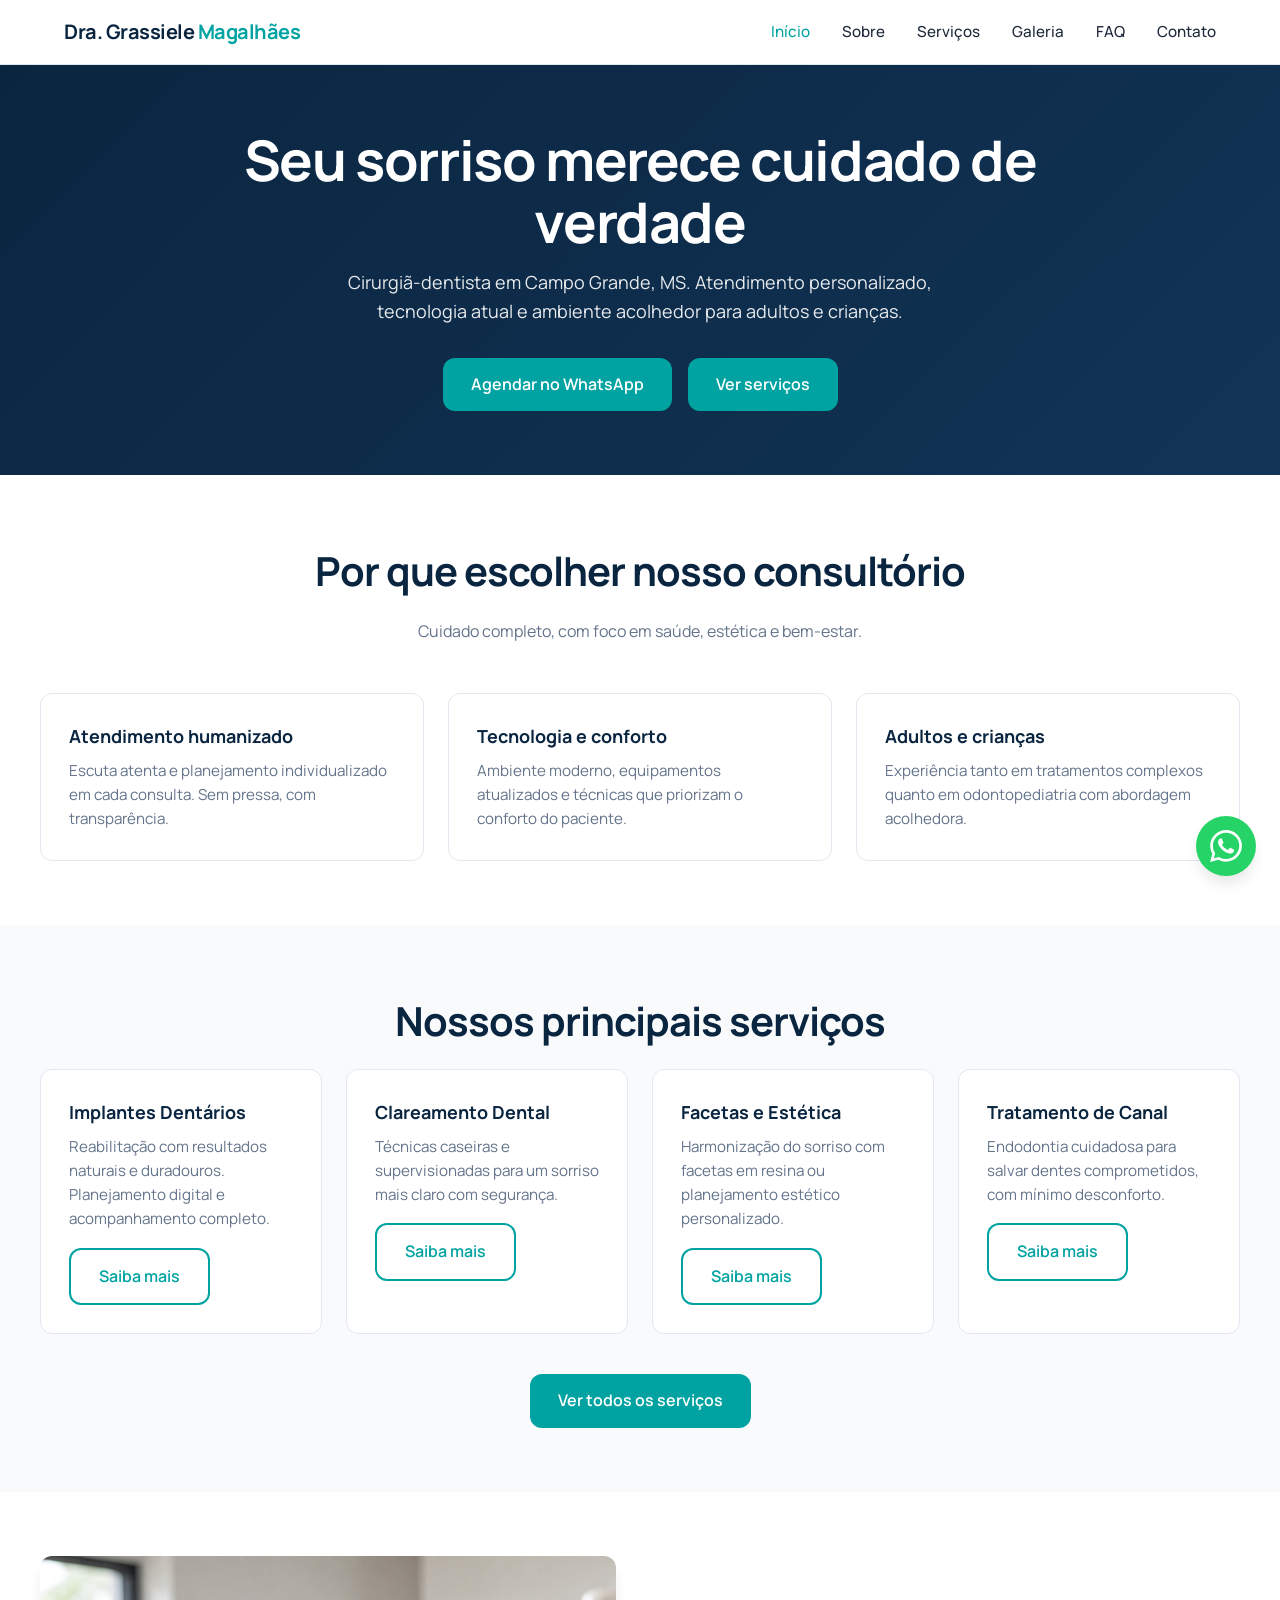
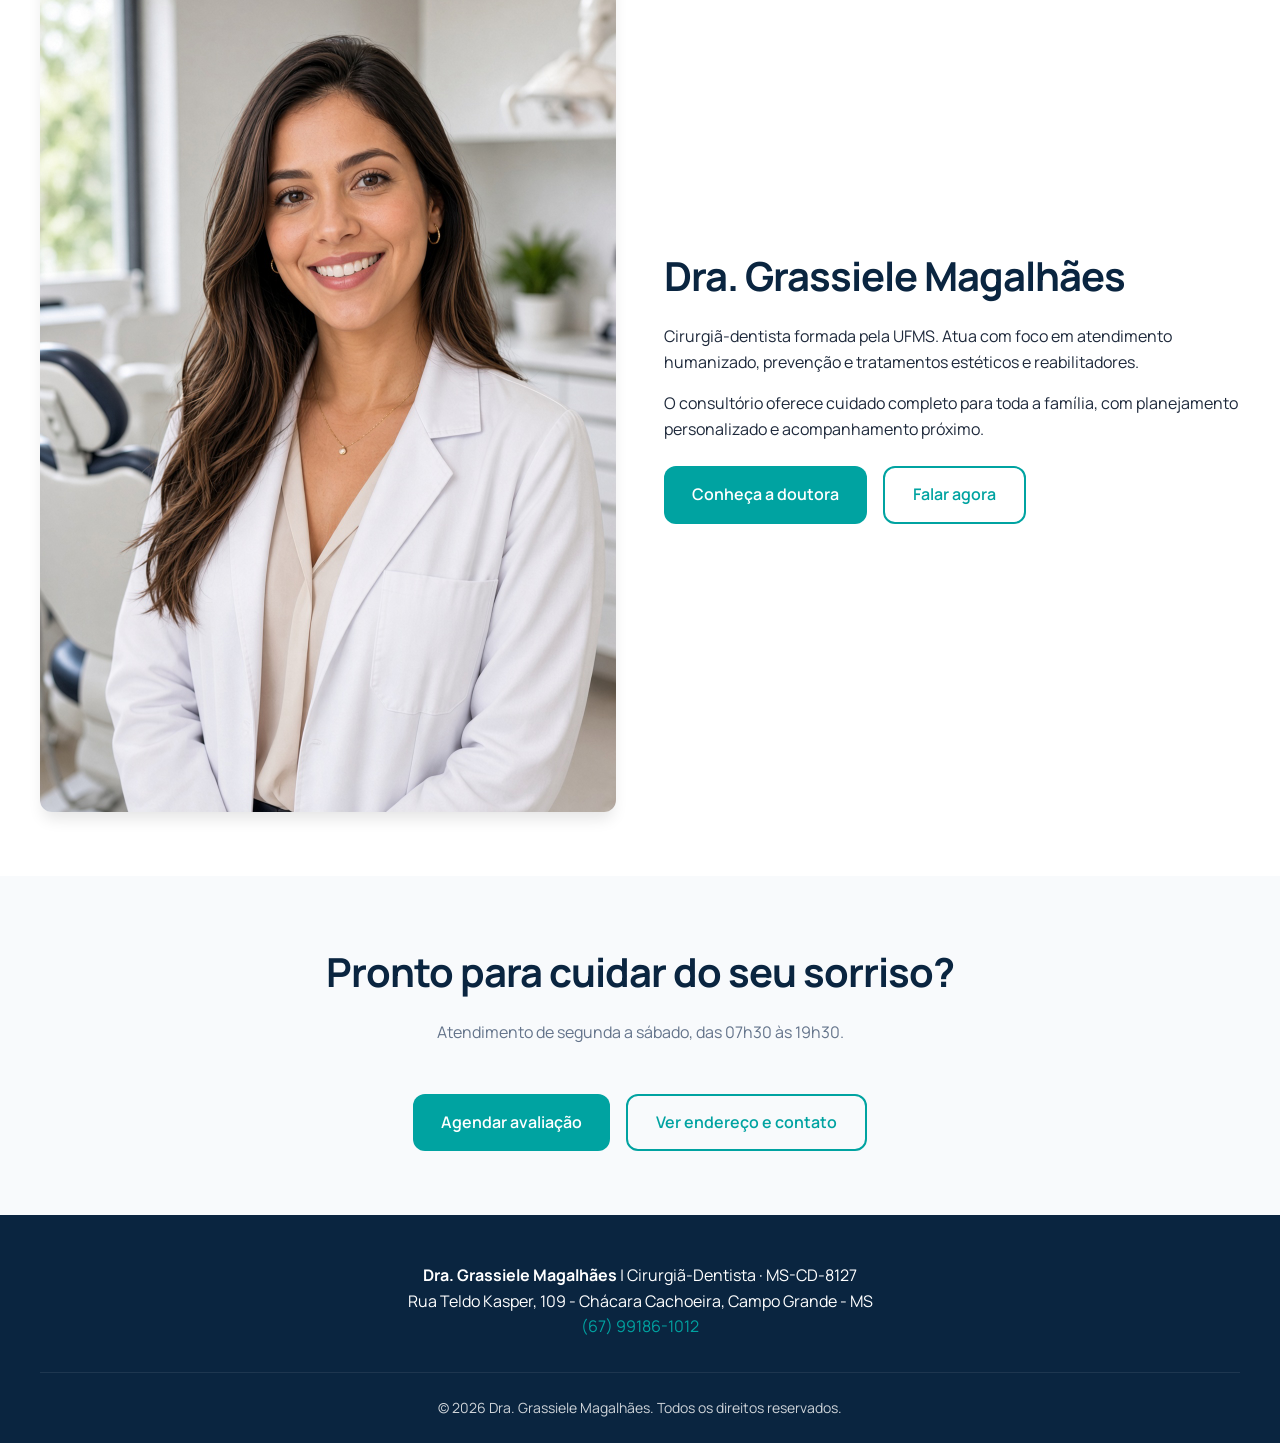
<file: index.html>
<!DOCTYPE html>
<html lang="pt-BR">
<head>
  <meta charset="UTF-8">
  <meta name="viewport" content="width=device-width, initial-scale=1.0">
  <title>Dra. Grassiele Magalhães | Dentista em Campo Grande - MS</title>
  <meta name="description" content="Cirurgiã-dentista em Campo Grande. Atendimento adulto e infantil, implantes, próteses, clareamento e estética. Agende pelo WhatsApp.">
  <link rel="preconnect" href="https://fonts.googleapis.com">
  <link rel="preconnect" href="https://fonts.gstatic.com" crossorigin>
  <link href="https://fonts.googleapis.com/css2?family=Manrope:wght@400;500;600;700&display=swap" rel="stylesheet">
  <link rel="stylesheet" href="css/style.css">
</head>
<body>
  <header class="header">
    <nav class="nav">
      <a href="index.html" class="logo">Dra. Grassiele <span>Magalhães</span></a>
      <button class="nav-toggle" aria-label="Abrir menu">☰</button>
      <ul class="nav-menu">
        <li><a href="index.html" class="active">Início</a></li>
        <li><a href="sobre.html">Sobre</a></li>
        <li><a href="servicos.html">Serviços</a></li>
        <li><a href="galeria.html">Galeria</a></li>
        <li><a href="faq.html">FAQ</a></li>
        <li><a href="contato.html">Contato</a></li>
      </ul>
    </nav>
  </header>

  <main>
    <section class="hero">
      <div class="hero-content">
        <h1>Seu sorriso merece cuidado de verdade</h1>
        <p>Cirurgiã-dentista em Campo Grande, MS. Atendimento personalizado, tecnologia atual e ambiente acolhedor para adultos e crianças.</p>
        <div class="hero-buttons">
          <a href="https://wa.me/5567991861012?text=Olá! Gostaria de agendar uma consulta." class="btn" target="_blank" rel="noopener">Agendar no WhatsApp</a>
          <a href="servicos.html" class="btn btn-outline">Ver serviços</a>
        </div>
      </div>
    </section>

    <section class="section">
      <div class="container">
        <h2 class="section-title">Por que escolher nosso consultório</h2>
        <p class="section-subtitle">Cuidado completo, com foco em saúde, estética e bem-estar.</p>
        <div class="services-grid">
          <div class="service-card">
            <h3>Atendimento humanizado</h3>
            <p>Escuta atenta e planejamento individualizado em cada consulta. Sem pressa, com transparência.</p>
          </div>
          <div class="service-card">
            <h3>Tecnologia e conforto</h3>
            <p>Ambiente moderno, equipamentos atualizados e técnicas que priorizam o conforto do paciente.</p>
          </div>
          <div class="service-card">
            <h3>Adultos e crianças</h3>
            <p>Experiência tanto em tratamentos complexos quanto em odontopediatria com abordagem acolhedora.</p>
          </div>
        </div>
      </div>
    </section>

    <section class="section section-soft">
      <div class="container">
        <h2 class="section-title">Nossos principais serviços</h2>
        <div class="services-grid">
          <div class="service-card">
            <h3>Implantes Dentários</h3>
            <p>Reabilitação com resultados naturais e duradouros. Planejamento digital e acompanhamento completo.</p>
            <a href="servicos.html" class="btn btn-secondary" style="margin-top:1rem;">Saiba mais</a>
          </div>
          <div class="service-card">
            <h3>Clareamento Dental</h3>
            <p>Técnicas caseiras e supervisionadas para um sorriso mais claro com segurança.</p>
            <a href="servicos.html" class="btn btn-secondary" style="margin-top:1rem;">Saiba mais</a>
          </div>
          <div class="service-card">
            <h3>Facetas e Estética</h3>
            <p>Harmonização do sorriso com facetas em resina ou planejamento estético personalizado.</p>
            <a href="servicos.html" class="btn btn-secondary" style="margin-top:1rem;">Saiba mais</a>
          </div>
          <div class="service-card">
            <h3>Tratamento de Canal</h3>
            <p>Endodontia cuidadosa para salvar dentes comprometidos, com mínimo desconforto.</p>
            <a href="servicos.html" class="btn btn-secondary" style="margin-top:1rem;">Saiba mais</a>
          </div>
        </div>
        <div style="text-align:center; margin-top:2.5rem;">
          <a href="servicos.html" class="btn">Ver todos os serviços</a>
        </div>
      </div>
    </section>

    <section class="section">
      <div class="container">
        <div class="about-grid">
          <div class="about-image">
            <img src="images/dra-grassiele.jpg" alt="Dra. Grassiele Magalhães">
          </div>
          <div>
            <h2 class="section-title" style="text-align:left;">Dra. Grassiele Magalhães</h2>
            <p>Cirurgiã-dentista formada pela UFMS. Atua com foco em atendimento humanizado, prevenção e tratamentos estéticos e reabilitadores.</p>
            <p style="margin:1rem 0;">O consultório oferece cuidado completo para toda a família, com planejamento personalizado e acompanhamento próximo.</p>
            <div class="hero-buttons" style="justify-content:flex-start;">
              <a href="sobre.html" class="btn">Conheça a doutora</a>
              <a href="https://wa.me/5567991861012" class="btn btn-secondary" target="_blank" rel="noopener">Falar agora</a>
            </div>
          </div>
        </div>
      </div>
    </section>

    <section class="section section-soft">
      <div class="container" style="text-align:center;">
        <h2 class="section-title">Pronto para cuidar do seu sorriso?</h2>
        <p class="section-subtitle">Atendimento de segunda a sábado, das 07h30 às 19h30.</p>
        <div class="hero-buttons">
          <a href="https://wa.me/5567991861012?text=Olá! Quero agendar uma avaliação." class="btn" target="_blank" rel="noopener">Agendar avaliação</a>
          <a href="contato.html" class="btn btn-secondary">Ver endereço e contato</a>
        </div>
      </div>
    </section>
  </main>

  <footer class="footer">
    <div class="container">
      <p><strong>Dra. Grassiele Magalhães</strong> | Cirurgiã-Dentista · MS-CD-8127</p>
      <p>Rua Teldo Kasper, 109 - Chácara Cachoeira, Campo Grande - MS</p>
      <p><a href="https://wa.me/5567991861012" target="_blank" rel="noopener">(67) 99186-1012</a></p>
      <div class="footer-bottom">
        <p>© 2026 Dra. Grassiele Magalhães. Todos os direitos reservados.</p>
      </div>
    </div>
  </footer>

  <a href="https://wa.me/5567991861012" class="whatsapp-float" target="_blank" rel="noopener" aria-label="WhatsApp">
    <svg viewBox="0 0 24 24" fill="currentColor"><path d="M17.472 14.382c-.297-.149-1.758-.867-2.03-.967-.273-.099-.471-.148-.67.15-.197.297-.767.966-.94 1.164-.173.199-.347.223-.644.075-.297-.15-1.255-.463-2.39-1.475-.883-.788-1.48-1.761-1.653-2.059-.173-.297-.018-.458.13-.606.134-.133.298-.347.446-.52.149-.174.198-.298.298-.497.099-.198.05-.371-.025-.52-.075-.149-.669-1.612-.916-2.207-.242-.579-.487-.5-.669-.51-.173-.008-.371-.01-.57-.01-.198 0-.52.074-.792.372-.272.297-1.04 1.016-1.04 2.479 0 1.462 1.065 2.875 1.213 3.074.149.198 2.096 3.2 5.077 4.487.709.306 1.262.489 1.694.625.712.227 1.36.195 1.871.118.571-.085 1.758-.719 2.006-1.413.248-.694.248-1.289.173-1.413-.074-.124-.272-.198-.57-.347m-5.421 7.403h-.004a9.87 9.87 0 01-5.031-1.378l-.361-.214-3.741.982.998-3.648-.235-.374a9.86 9.86 0 01-1.51-5.26c.001-5.45 4.436-9.884 9.888-9.884 2.64 0 5.122 1.03 6.988 2.898a9.825 9.825 0 012.893 6.994c-.003 5.45-4.435 9.884-9.881 9.884m8.413-18.297A11.815 11.815 0 0012.05 0C5.495 0 .16 5.335.157 11.892c0 2.096.547 4.142 1.588 5.945L.057 24l6.305-1.654a11.882 11.882 0 005.683 1.448h.005c6.554 0 11.89-5.335 11.893-11.893a11.821 11.821 0 00-3.48-8.413z"/></svg>
  </a>

  <script src="js/script.js"></script>
</body>
</html>
</file>
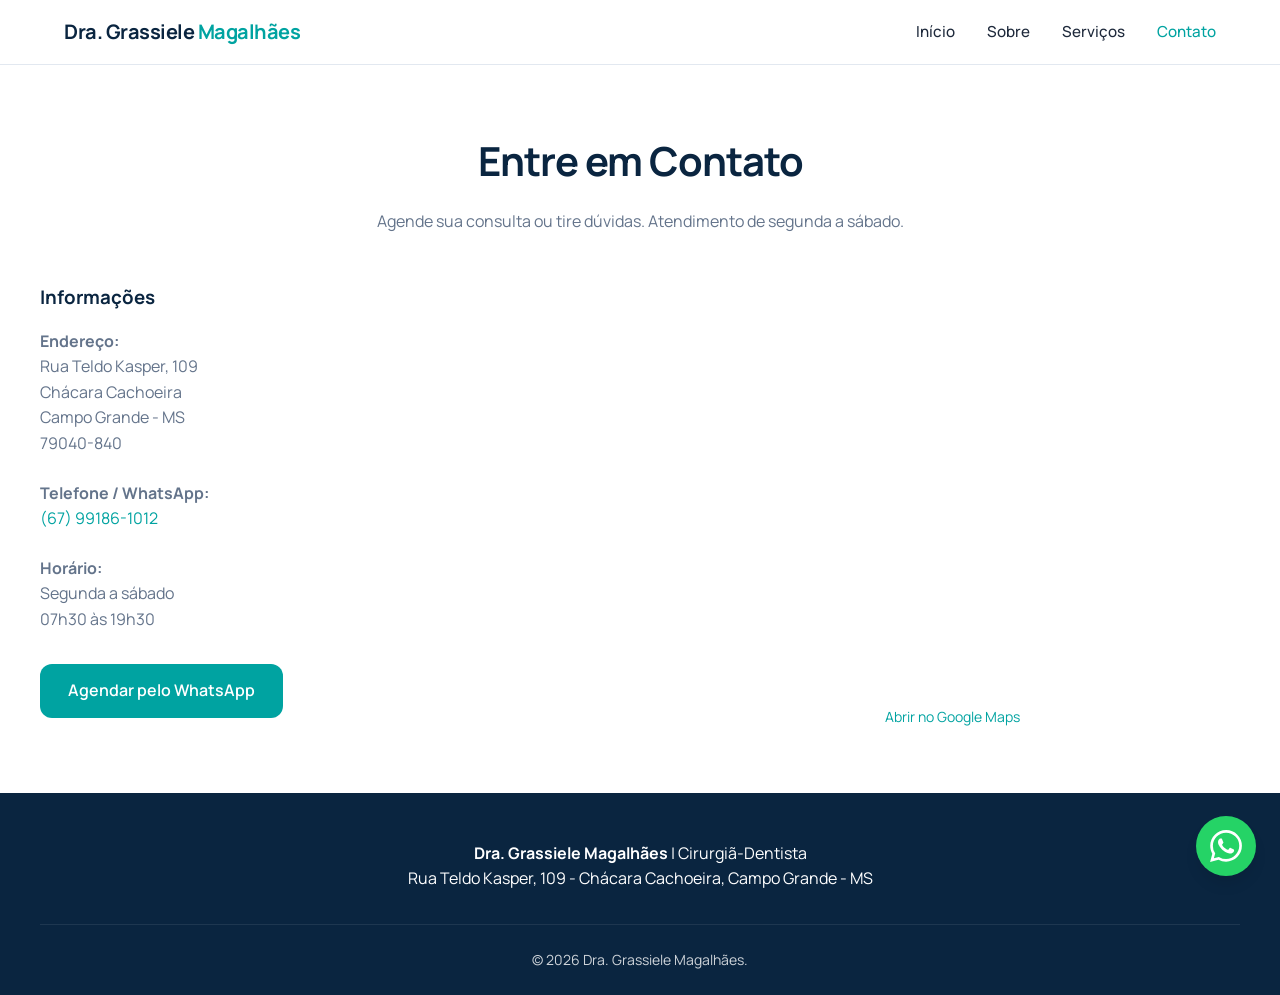
<file: contato.html>
<!DOCTYPE html>
<html lang="pt-BR">
<head>
  <meta charset="UTF-8">
  <meta name="viewport" content="width=device-width, initial-scale=1.0">
  <title>Contato | Dra. Grassiele Magalhães</title>
  <link rel="preconnect" href="https://fonts.googleapis.com">
  <link rel="preconnect" href="https://fonts.gstatic.com" crossorigin>
  <link href="https://fonts.googleapis.com/css2?family=Manrope:wght@400;500;600;700&display=swap" rel="stylesheet">
  <link rel="stylesheet" href="css/style.css">
</head>
<body>
  <header class="header">
    <nav class="nav">
      <a href="index.html" class="logo">Dra. Grassiele <span>Magalhães</span></a>
      <button class="nav-toggle" aria-label="Abrir menu">☰</button>
      <ul class="nav-menu">
        <li><a href="index.html">Início</a></li>
        <li><a href="sobre.html">Sobre</a></li>
        <li><a href="servicos.html">Serviços</a></li>
        <li><a href="contato.html" class="active">Contato</a></li>
      </ul>
    </nav>
  </header>

  <main>
    <section class="section">
      <div class="container">
        <h1 class="section-title">Entre em Contato</h1>
        <p class="section-subtitle">Agende sua consulta ou tire dúvidas. Atendimento de segunda a sábado.</p>

        <div class="contact-grid" style="margin-top: 3rem;">
          <div class="contact-info">
            <h3>Informações</h3>
            <p><strong>Endereço:</strong><br>Rua Teldo Kasper, 109<br>Chácara Cachoeira<br>Campo Grande - MS<br>79040-840</p>
            <p style="margin-top: 1.5rem;"><strong>Telefone / WhatsApp:</strong><br><a href="https://wa.me/5567991861012" target="_blank" rel="noopener">(67) 99186-1012</a></p>
            <p style="margin-top: 1.5rem;"><strong>Horário:</strong><br>Segunda a sábado<br>07h30 às 19h30</p>
            <div style="margin-top: 2rem;">
              <a href="https://wa.me/5567991861012" class="btn" target="_blank" rel="noopener">Agendar pelo WhatsApp</a>
            </div>
          </div>
          <div>
            <iframe 
              src="https://www.google.com/maps/embed?pb=!1m18!1m12!1m3!1d3736.123456789!2d-54.5834961!3d-20.4614925!2m3!1f0!2f0!3f0!3m2!1i1024!2i768!4f13.1!3m3!1m2!1s0x0%3A0x0!2zMjDCsDI3JzQxLjQiUyA1NMKwMzUnMDAuNiJX!5e0!3m2!1spt-BR!2sbr!4v0000000000000" 
              width="100%" 
              height="400" 
              style="border:0; border-radius: 12px;" 
              allowfullscreen="" 
              loading="lazy" 
              referrerpolicy="no-referrer-when-downgrade">
            </iframe>
            <p style="margin-top: 1rem; font-size: 0.875rem; color: var(--color-text-muted); text-align: center;">
              <a href="https://www.google.com/maps/search/?api=1&query=-20.4614925,-54.5834961" target="_blank" rel="noopener">Abrir no Google Maps</a>
            </p>
          </div>
        </div>
      </div>
    </section>
  </main>

  <footer class="footer">
    <div class="container">
      <p><strong>Dra. Grassiele Magalhães</strong> | Cirurgiã-Dentista</p>
      <p>Rua Teldo Kasper, 109 - Chácara Cachoeira, Campo Grande - MS</p>
      <div class="footer-bottom">
        <p>© 2026 Dra. Grassiele Magalhães.</p>
      </div>
    </div>
  </footer>

  <a href="https://wa.me/5567991861012" class="whatsapp-float" target="_blank" rel="noopener" aria-label="Falar no WhatsApp">
    <svg viewBox="0 0 24 24" fill="currentColor"><path d="M17.472 14.382c-.297-.149-1.758-.867-2.03-.967-.273-.099-.471-.148-.67.15-.197.297-.767.966-.94 1.164-.173.199-.347.223-.644.075-.297-.15-1.255-.463-2.39-1.475-.883-.788-1.48-1.761-1.653-2.059-.173-.297-.018-.458.13-.606.134-.133.298-.347.446-.52.149-.174.198-.298.298-.497.099-.198.05-.371-.025-.52-.075-.149-.669-1.612-.916-2.207-.242-.579-.487-.5-.669-.51-.173-.008-.371-.01-.57-.01-.198 0-.52.074-.792.372-.272.297-1.04 1.016-1.04 2.479 0 1.462 1.065 2.875 1.213 3.074.149.198 2.096 3.2 5.077 4.487.709.306 1.262.489 1.694.625.712.227 1.36.195 1.871.118.571-.085 1.758-.719 2.006-1.413.248-.694.248-1.289.173-1.413-.074-.124-.272-.198-.57-.347m-5.421 7.403h-.004a9.87 9.87 0 01-5.031-1.378l-.361-.214-3.741.982.998-3.648-.235-.374a9.86 9.86 0 01-1.51-5.26c.001-5.45 4.436-9.884 9.888-9.884 2.64 0 5.122 1.03 6.988 2.898a9.825 9.825 0 012.893 6.994c-.003 5.45-4.435 9.884-9.881 9.884m8.413-18.297A11.815 11.815 0 0012.05 0C5.495 0 .16 5.335.157 11.892c0 2.096.547 4.142 1.588 5.945L.057 24l6.305-1.654a11.882 11.882 0 005.683 1.448h.005c6.554 0 11.89-5.335 11.893-11.893a11.821 11.821 0 00-3.48-8.413z"/></svg>
  </a>

  <script src="js/script.js"></script>
</body>
</html>
</file>
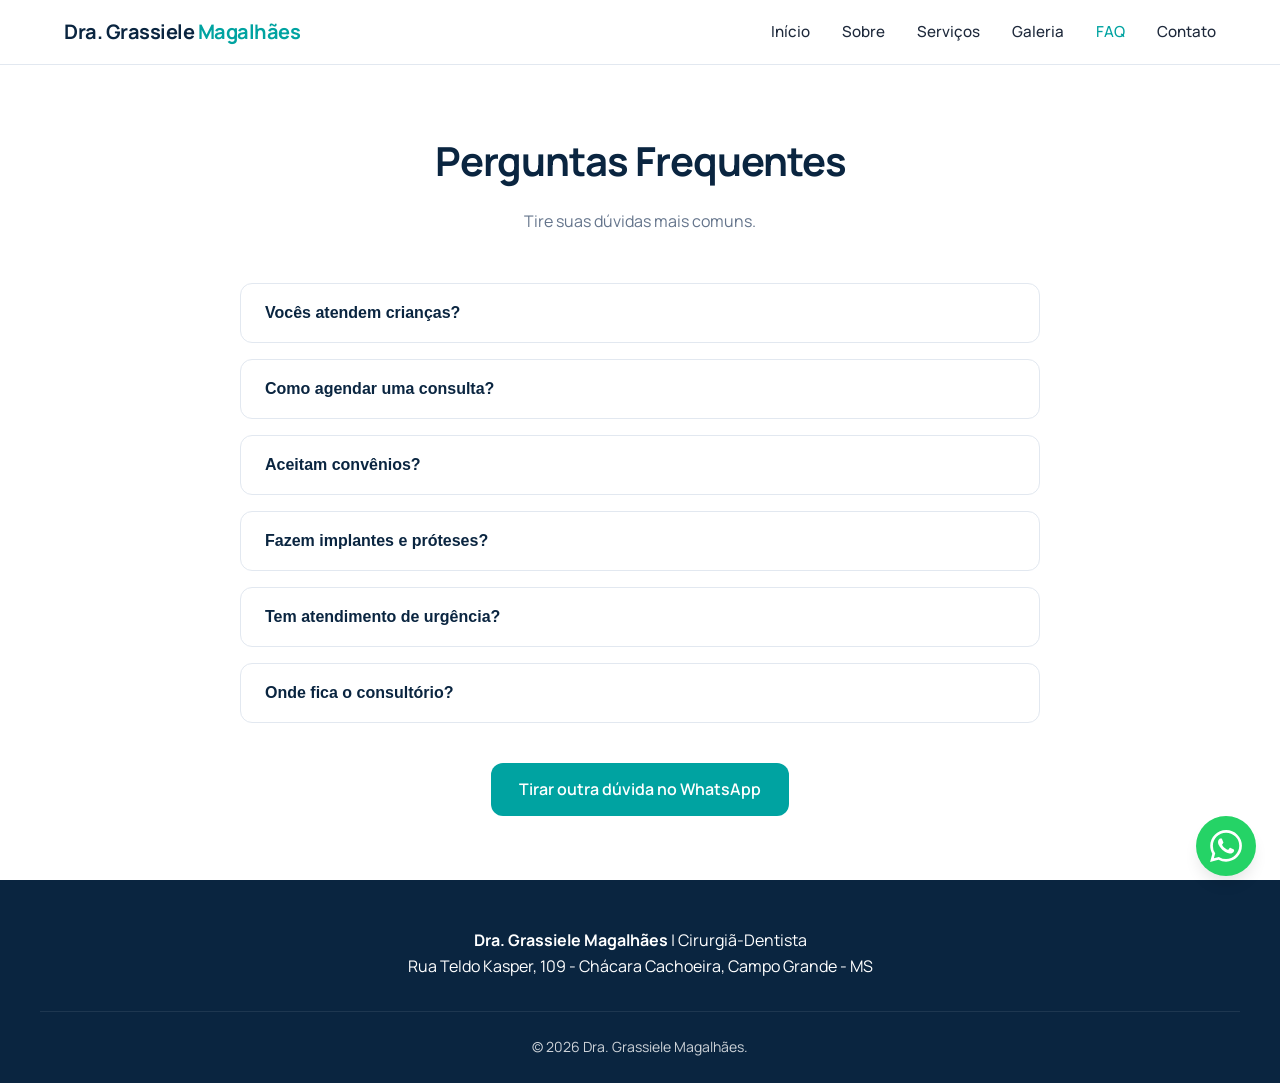
<file: faq.html>
<!DOCTYPE html>
<html lang="pt-BR">
<head>
  <meta charset="UTF-8">
  <meta name="viewport" content="width=device-width, initial-scale=1.0">
  <title>Perguntas Frequentes | Dra. Grassiele Magalhães</title>
  <link rel="preconnect" href="https://fonts.googleapis.com">
  <link rel="preconnect" href="https://fonts.gstatic.com" crossorigin>
  <link href="https://fonts.googleapis.com/css2?family=Manrope:wght@400;500;600;700&display=swap" rel="stylesheet">
  <link rel="stylesheet" href="css/style.css">
</head>
<body>
  <header class="header">
    <nav class="nav">
      <a href="index.html" class="logo">Dra. Grassiele <span>Magalhães</span></a>
      <button class="nav-toggle" aria-label="Abrir menu">☰</button>
      <ul class="nav-menu">
        <li><a href="index.html">Início</a></li>
        <li><a href="sobre.html">Sobre</a></li>
        <li><a href="servicos.html">Serviços</a></li>
        <li><a href="galeria.html">Galeria</a></li>
        <li><a href="faq.html" class="active">FAQ</a></li>
        <li><a href="contato.html">Contato</a></li>
      </ul>
    </nav>
  </header>

  <main>
    <section class="section">
      <div class="container" style="max-width:800px;">
        <h1 class="section-title">Perguntas Frequentes</h1>
        <p class="section-subtitle">Tire suas dúvidas mais comuns.</p>

        <div class="faq-item">
          <button class="faq-question">Vocês atendem crianças?</button>
          <div class="faq-answer">Sim. Oferecemos atendimento odontopediátrico com abordagem acolhedora e preventiva, tanto para consultas de rotina quanto para tratamentos.</div>
        </div>
        <div class="faq-item">
          <button class="faq-question">Como agendar uma consulta?</button>
          <div class="faq-answer">O jeito mais rápido é pelo WhatsApp (67) 99186-1012. Também é possível ligar no mesmo número. Atendemos de segunda a sábado, das 07h30 às 19h30.</div>
        </div>
        <div class="faq-item">
          <button class="faq-question">Aceitam convênios?</button>
          <div class="faq-answer">No momento o atendimento é particular. Aceitamos dinheiro, cartão de crédito/débito, PIX e transferência.</div>
        </div>
        <div class="faq-item">
          <button class="faq-question">Fazem implantes e próteses?</button>
          <div class="faq-answer">Sim. Realizamos planejamento e colocação de implantes, além de próteses fixas, removíveis e sobre implantes.</div>
        </div>
        <div class="faq-item">
          <button class="faq-question">Tem atendimento de urgência?</button>
          <div class="faq-answer">Sim. Atendemos urgências odontológicas (dor, trauma, etc.). Entre em contato pelo WhatsApp o mais rápido possível para avaliarmos o horário.</div>
        </div>
        <div class="faq-item">
          <button class="faq-question">Onde fica o consultório?</button>
          <div class="faq-answer">Rua Teldo Kasper, 109 - Chácara Cachoeira, Campo Grande - MS. Estacionamento disponível na região.</div>
        </div>

        <div style="text-align:center; margin-top:2.5rem;">
          <a href="https://wa.me/5567991861012" class="btn" target="_blank" rel="noopener">Tirar outra dúvida no WhatsApp</a>
        </div>
      </div>
    </section>
  </main>

  <footer class="footer">
    <div class="container">
      <p><strong>Dra. Grassiele Magalhães</strong> | Cirurgiã-Dentista</p>
      <p>Rua Teldo Kasper, 109 - Chácara Cachoeira, Campo Grande - MS</p>
      <div class="footer-bottom"><p>© 2026 Dra. Grassiele Magalhães.</p></div>
    </div>
  </footer>

  <a href="https://wa.me/5567991861012" class="whatsapp-float" target="_blank" rel="noopener" aria-label="WhatsApp">
    <svg viewBox="0 0 24 24" fill="currentColor"><path d="M17.472 14.382c-.297-.149-1.758-.867-2.03-.967-.273-.099-.471-.148-.67.15-.197.297-.767.966-.94 1.164-.173.199-.347.223-.644.075-.297-.15-1.255-.463-2.39-1.475-.883-.788-1.48-1.761-1.653-2.059-.173-.297-.018-.458.13-.606.134-.133.298-.347.446-.52.149-.174.198-.298.298-.497.099-.198.05-.371-.025-.52-.075-.149-.669-1.612-.916-2.207-.242-.579-.487-.5-.669-.51-.173-.008-.371-.01-.57-.01-.198 0-.52.074-.792.372-.272.297-1.04 1.016-1.04 2.479 0 1.462 1.065 2.875 1.213 3.074.149.198 2.096 3.2 5.077 4.487.709.306 1.262.489 1.694.625.712.227 1.36.195 1.871.118.571-.085 1.758-.719 2.006-1.413.248-.694.248-1.289.173-1.413-.074-.124-.272-.198-.57-.347m-5.421 7.403h-.004a9.87 9.87 0 01-5.031-1.378l-.361-.214-3.741.982.998-3.648-.235-.374a9.86 9.86 0 01-1.51-5.26c.001-5.45 4.436-9.884 9.888-9.884 2.64 0 5.122 1.03 6.988 2.898a9.825 9.825 0 012.893 6.994c-.003 5.45-4.435 9.884-9.881 9.884m8.413-18.297A11.815 11.815 0 0012.05 0C5.495 0 .16 5.335.157 11.892c0 2.096.547 4.142 1.588 5.945L.057 24l6.305-1.654a11.882 11.882 0 005.683 1.448h.005c6.554 0 11.89-5.335 11.893-11.893a11.821 11.821 0 00-3.48-8.413z"/></svg>
  </a>
  <script src="js/script.js"></script>
</body>
</html>
</file>
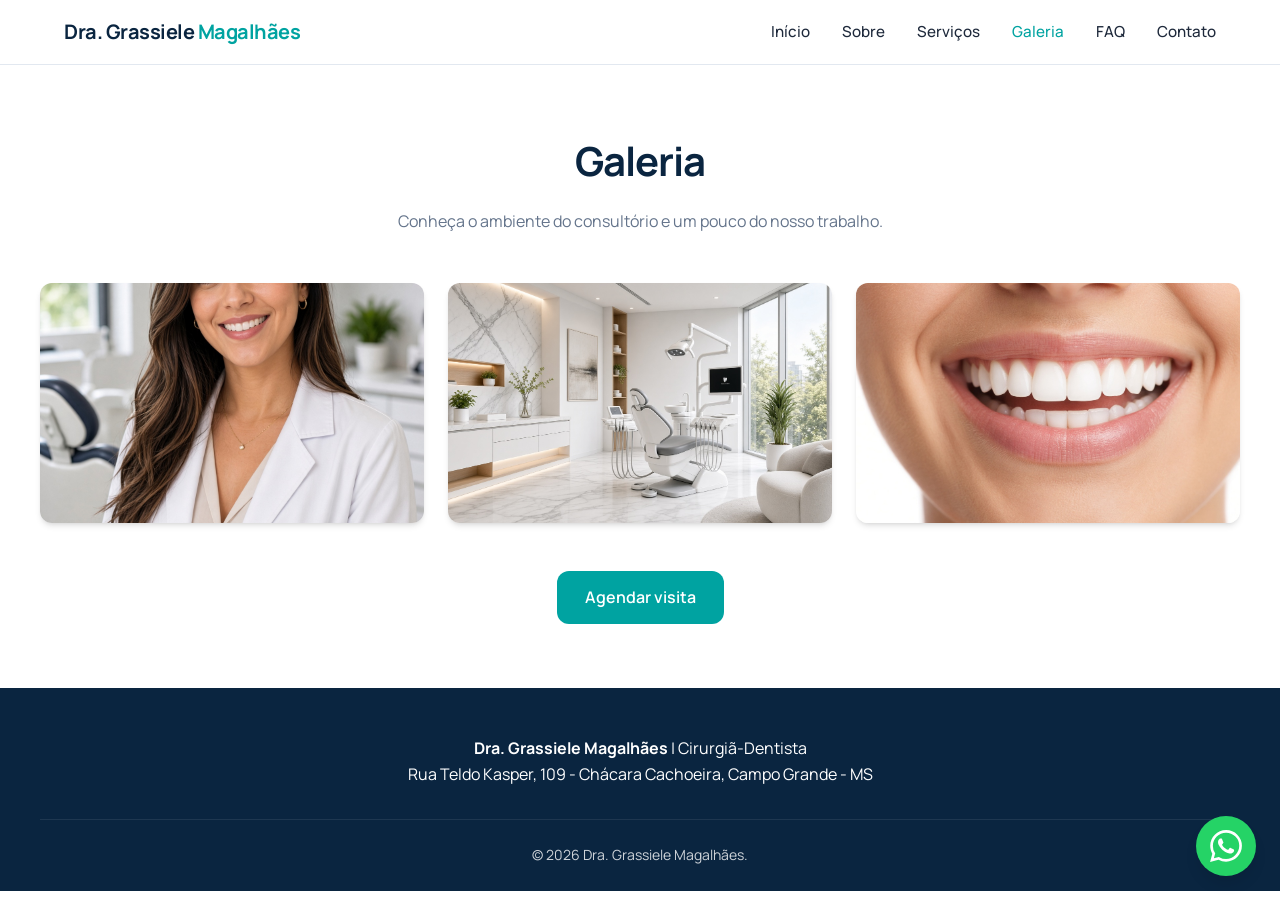
<file: galeria.html>
<!DOCTYPE html>
<html lang="pt-BR">
<head>
  <meta charset="UTF-8">
  <meta name="viewport" content="width=device-width, initial-scale=1.0">
  <title>Galeria | Dra. Grassiele Magalhães</title>
  <link rel="preconnect" href="https://fonts.googleapis.com">
  <link rel="preconnect" href="https://fonts.gstatic.com" crossorigin>
  <link href="https://fonts.googleapis.com/css2?family=Manrope:wght@400;500;600;700&display=swap" rel="stylesheet">
  <link rel="stylesheet" href="css/style.css">
</head>
<body>
  <header class="header">
    <nav class="nav">
      <a href="index.html" class="logo">Dra. Grassiele <span>Magalhães</span></a>
      <button class="nav-toggle" aria-label="Abrir menu">☰</button>
      <ul class="nav-menu">
        <li><a href="index.html">Início</a></li>
        <li><a href="sobre.html">Sobre</a></li>
        <li><a href="servicos.html">Serviços</a></li>
        <li><a href="galeria.html" class="active">Galeria</a></li>
        <li><a href="faq.html">FAQ</a></li>
        <li><a href="contato.html">Contato</a></li>
      </ul>
    </nav>
  </header>

  <main>
    <section class="section">
      <div class="container">
        <h1 class="section-title">Galeria</h1>
        <p class="section-subtitle">Conheça o ambiente do consultório e um pouco do nosso trabalho.</p>
        <div class="gallery-grid">
          <div class="gallery-item">
            <img src="images/dra-grassiele.jpg" alt="Dra. Grassiele Magalhães">
          </div>
          <div class="gallery-item">
            <img src="images/clinica.jpg" alt="Consultório moderno">
          </div>
          <div class="gallery-item">
            <img src="images/sorriso.jpg" alt="Sorriso saudável">
          </div>
        </div>
        <div style="text-align:center; margin-top:3rem;">
          <a href="https://wa.me/5567991861012?text=Olá! Gostaria de agendar uma visita." class="btn" target="_blank" rel="noopener">Agendar visita</a>
        </div>
      </div>
    </section>
  </main>

  <footer class="footer">
    <div class="container">
      <p><strong>Dra. Grassiele Magalhães</strong> | Cirurgiã-Dentista</p>
      <p>Rua Teldo Kasper, 109 - Chácara Cachoeira, Campo Grande - MS</p>
      <div class="footer-bottom"><p>© 2026 Dra. Grassiele Magalhães.</p></div>
    </div>
  </footer>

  <a href="https://wa.me/5567991861012" class="whatsapp-float" target="_blank" rel="noopener" aria-label="WhatsApp">
    <svg viewBox="0 0 24 24" fill="currentColor"><path d="M17.472 14.382c-.297-.149-1.758-.867-2.03-.967-.273-.099-.471-.148-.67.15-.197.297-.767.966-.94 1.164-.173.199-.347.223-.644.075-.297-.15-1.255-.463-2.39-1.475-.883-.788-1.48-1.761-1.653-2.059-.173-.297-.018-.458.13-.606.134-.133.298-.347.446-.52.149-.174.198-.298.298-.497.099-.198.05-.371-.025-.52-.075-.149-.669-1.612-.916-2.207-.242-.579-.487-.5-.669-.51-.173-.008-.371-.01-.57-.01-.198 0-.52.074-.792.372-.272.297-1.04 1.016-1.04 2.479 0 1.462 1.065 2.875 1.213 3.074.149.198 2.096 3.2 5.077 4.487.709.306 1.262.489 1.694.625.712.227 1.36.195 1.871.118.571-.085 1.758-.719 2.006-1.413.248-.694.248-1.289.173-1.413-.074-.124-.272-.198-.57-.347m-5.421 7.403h-.004a9.87 9.87 0 01-5.031-1.378l-.361-.214-3.741.982.998-3.648-.235-.374a9.86 9.86 0 01-1.51-5.26c.001-5.45 4.436-9.884 9.888-9.884 2.64 0 5.122 1.03 6.988 2.898a9.825 9.825 0 012.893 6.994c-.003 5.45-4.435 9.884-9.881 9.884m8.413-18.297A11.815 11.815 0 0012.05 0C5.495 0 .16 5.335.157 11.892c0 2.096.547 4.142 1.588 5.945L.057 24l6.305-1.654a11.882 11.882 0 005.683 1.448h.005c6.554 0 11.89-5.335 11.893-11.893a11.821 11.821 0 00-3.48-8.413z"/></svg>
  </a>
  <script src="js/script.js"></script>
</body>
</html>
</file>
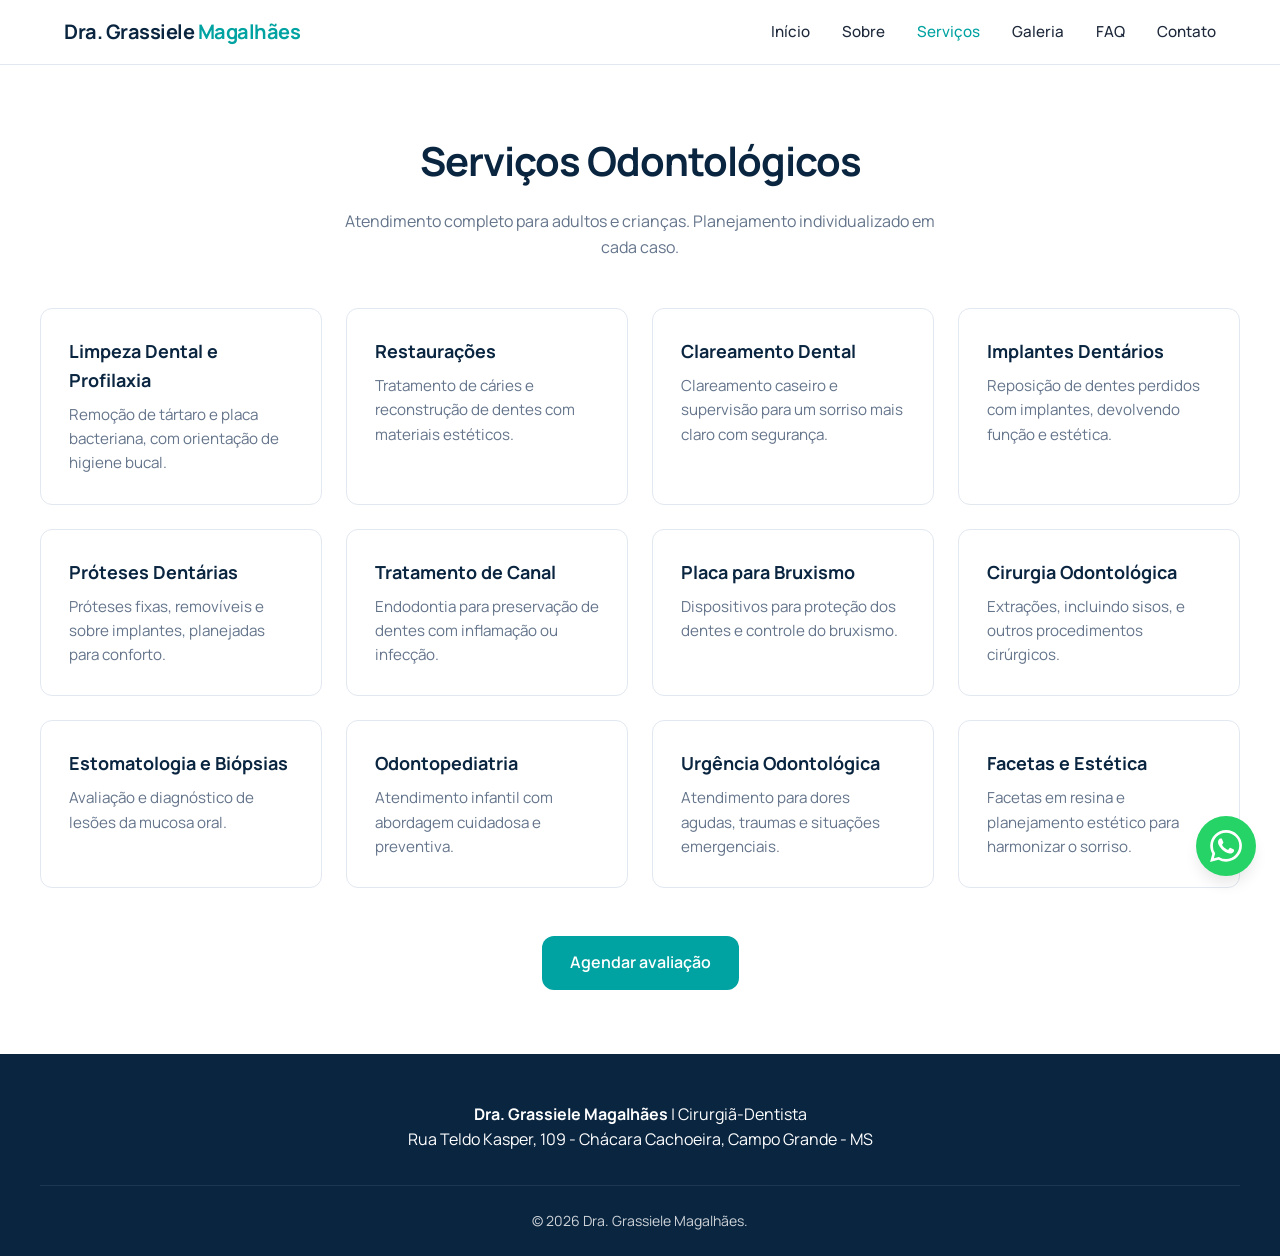
<file: servicos.html>
<!DOCTYPE html>
<html lang="pt-BR">
<head>
  <meta charset="UTF-8">
  <meta name="viewport" content="width=device-width, initial-scale=1.0">
  <title>Serviços | Dra. Grassiele Magalhães</title>
  <link rel="preconnect" href="https://fonts.googleapis.com">
  <link rel="preconnect" href="https://fonts.gstatic.com" crossorigin>
  <link href="https://fonts.googleapis.com/css2?family=Manrope:wght@400;500;600;700&display=swap" rel="stylesheet">
  <link rel="stylesheet" href="css/style.css">
</head>
<body>
  <header class="header">
    <nav class="nav">
      <a href="index.html" class="logo">Dra. Grassiele <span>Magalhães</span></a>
      <button class="nav-toggle" aria-label="Abrir menu">☰</button>
      <ul class="nav-menu">
        <li><a href="index.html">Início</a></li>
        <li><a href="sobre.html">Sobre</a></li>
        <li><a href="servicos.html" class="active">Serviços</a></li>
        <li><a href="galeria.html">Galeria</a></li>
        <li><a href="faq.html">FAQ</a></li>
        <li><a href="contato.html">Contato</a></li>
      </ul>
    </nav>
  </header>

  <main>
    <section class="section">
      <div class="container">
        <h1 class="section-title">Serviços Odontológicos</h1>
        <p class="section-subtitle">Atendimento completo para adultos e crianças. Planejamento individualizado em cada caso.</p>

        <div class="services-grid" style="margin-top: 2rem;">
          <div class="service-card">
            <h3>Limpeza Dental e Profilaxia</h3>
            <p>Remoção de tártaro e placa bacteriana, com orientação de higiene bucal.</p>
          </div>
          <div class="service-card">
            <h3>Restaurações</h3>
            <p>Tratamento de cáries e reconstrução de dentes com materiais estéticos.</p>
          </div>
          <div class="service-card">
            <h3>Clareamento Dental</h3>
            <p>Clareamento caseiro e supervisão para um sorriso mais claro com segurança.</p>
          </div>
          <div class="service-card">
            <h3>Implantes Dentários</h3>
            <p>Reposição de dentes perdidos com implantes, devolvendo função e estética.</p>
          </div>
          <div class="service-card">
            <h3>Próteses Dentárias</h3>
            <p>Próteses fixas, removíveis e sobre implantes, planejadas para conforto.</p>
          </div>
          <div class="service-card">
            <h3>Tratamento de Canal</h3>
            <p>Endodontia para preservação de dentes com inflamação ou infecção.</p>
          </div>
          <div class="service-card">
            <h3>Placa para Bruxismo</h3>
            <p>Dispositivos para proteção dos dentes e controle do bruxismo.</p>
          </div>
          <div class="service-card">
            <h3>Cirurgia Odontológica</h3>
            <p>Extrações, incluindo sisos, e outros procedimentos cirúrgicos.</p>
          </div>
          <div class="service-card">
            <h3>Estomatologia e Biópsias</h3>
            <p>Avaliação e diagnóstico de lesões da mucosa oral.</p>
          </div>
          <div class="service-card">
            <h3>Odontopediatria</h3>
            <p>Atendimento infantil com abordagem cuidadosa e preventiva.</p>
          </div>
          <div class="service-card">
            <h3>Urgência Odontológica</h3>
            <p>Atendimento para dores agudas, traumas e situações emergenciais.</p>
          </div>
          <div class="service-card">
            <h3>Facetas e Estética</h3>
            <p>Facetas em resina e planejamento estético para harmonizar o sorriso.</p>
          </div>
        </div>

        <div style="text-align: center; margin-top: 3rem;">
          <a href="https://wa.me/5567991861012" class="btn" target="_blank" rel="noopener">Agendar avaliação</a>
        </div>
      </div>
    </section>
  </main>

  <footer class="footer">
    <div class="container">
      <p><strong>Dra. Grassiele Magalhães</strong> | Cirurgiã-Dentista</p>
      <p>Rua Teldo Kasper, 109 - Chácara Cachoeira, Campo Grande - MS</p>
      <div class="footer-bottom">
        <p>© 2026 Dra. Grassiele Magalhães.</p>
      </div>
    </div>
  </footer>

  <a href="https://wa.me/5567991861012" class="whatsapp-float" target="_blank" rel="noopener" aria-label="Falar no WhatsApp">
    <svg viewBox="0 0 24 24" fill="currentColor"><path d="M17.472 14.382c-.297-.149-1.758-.867-2.03-.967-.273-.099-.471-.148-.67.15-.197.297-.767.966-.94 1.164-.173.199-.347.223-.644.075-.297-.15-1.255-.463-2.39-1.475-.883-.788-1.48-1.761-1.653-2.059-.173-.297-.018-.458.13-.606.134-.133.298-.347.446-.52.149-.174.198-.298.298-.497.099-.198.05-.371-.025-.52-.075-.149-.669-1.612-.916-2.207-.242-.579-.487-.5-.669-.51-.173-.008-.371-.01-.57-.01-.198 0-.52.074-.792.372-.272.297-1.04 1.016-1.04 2.479 0 1.462 1.065 2.875 1.213 3.074.149.198 2.096 3.2 5.077 4.487.709.306 1.262.489 1.694.625.712.227 1.36.195 1.871.118.571-.085 1.758-.719 2.006-1.413.248-.694.248-1.289.173-1.413-.074-.124-.272-.198-.57-.347m-5.421 7.403h-.004a9.87 9.87 0 01-5.031-1.378l-.361-.214-3.741.982.998-3.648-.235-.374a9.86 9.86 0 01-1.51-5.26c.001-5.45 4.436-9.884 9.888-9.884 2.64 0 5.122 1.03 6.988 2.898a9.825 9.825 0 012.893 6.994c-.003 5.45-4.435 9.884-9.881 9.884m8.413-18.297A11.815 11.815 0 0012.05 0C5.495 0 .16 5.335.157 11.892c0 2.096.547 4.142 1.588 5.945L.057 24l6.305-1.654a11.882 11.882 0 005.683 1.448h.005c6.554 0 11.89-5.335 11.893-11.893a11.821 11.821 0 00-3.48-8.413z"/></svg>
  </a>

  <script src="js/script.js"></script>
</body>
</html>
</file>
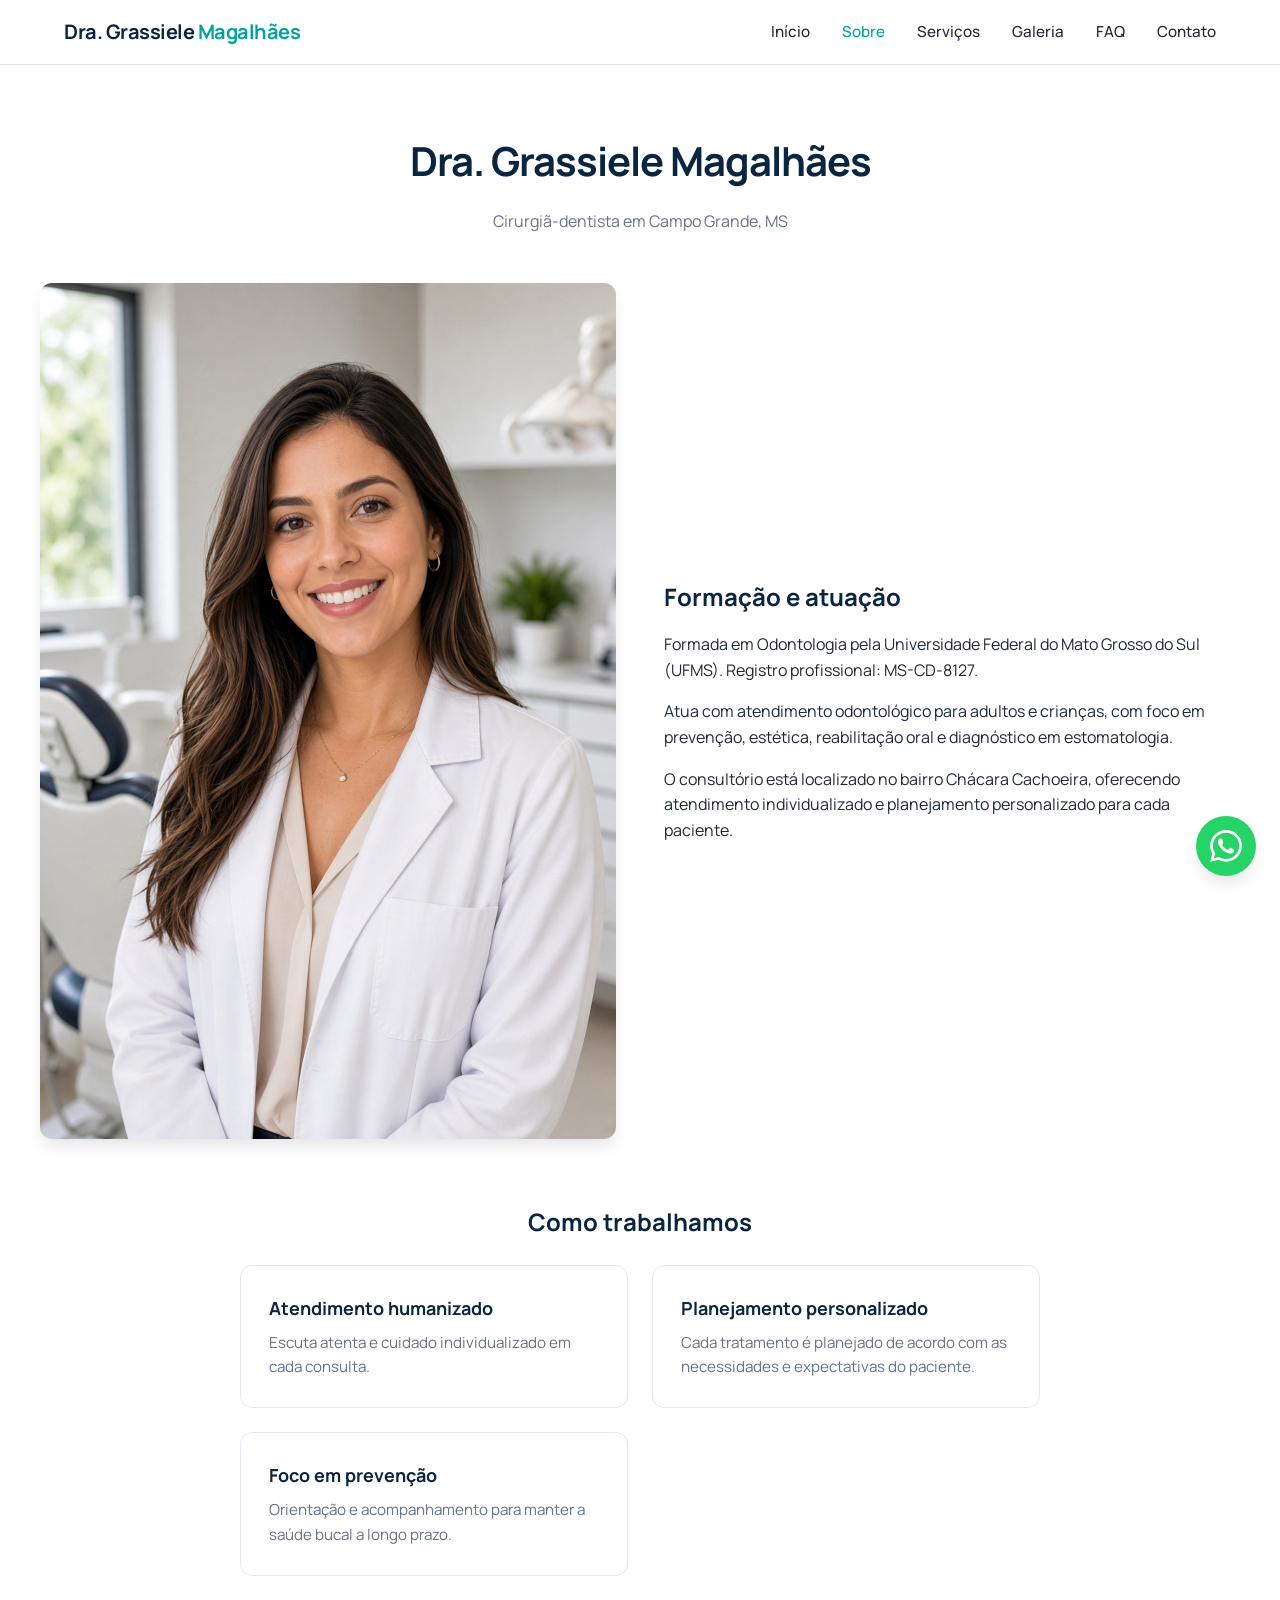
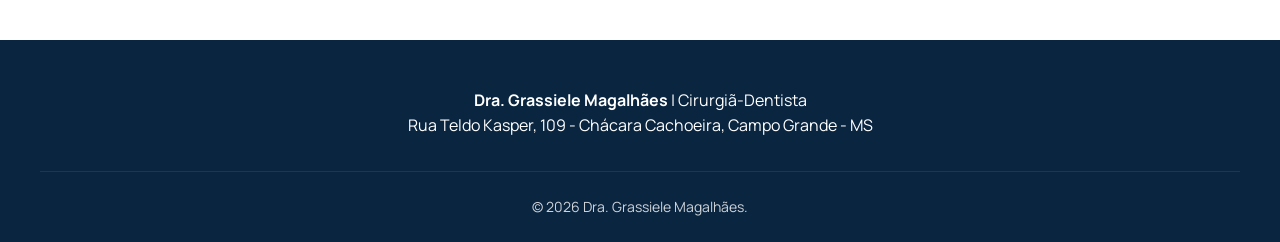
<file: sobre.html>
<!DOCTYPE html>
<html lang="pt-BR">
<head>
  <meta charset="UTF-8">
  <meta name="viewport" content="width=device-width, initial-scale=1.0">
  <title>Sobre | Dra. Grassiele Magalhães</title>
  <link rel="preconnect" href="https://fonts.googleapis.com">
  <link rel="preconnect" href="https://fonts.gstatic.com" crossorigin>
  <link href="https://fonts.googleapis.com/css2?family=Manrope:wght@400;500;600;700&display=swap" rel="stylesheet">
  <link rel="stylesheet" href="css/style.css">
</head>
<body>
  <header class="header">
    <nav class="nav">
      <a href="index.html" class="logo">Dra. Grassiele <span>Magalhães</span></a>
      <button class="nav-toggle" aria-label="Abrir menu">☰</button>
      <ul class="nav-menu">
        <li><a href="index.html">Início</a></li>
        <li><a href="sobre.html" class="active">Sobre</a></li>
        <li><a href="servicos.html">Serviços</a></li>
        <li><a href="galeria.html">Galeria</a></li>
        <li><a href="faq.html">FAQ</a></li>
        <li><a href="contato.html">Contato</a></li>
      </ul>
    </nav>
  </header>

  <main>
    <section class="section">
      <div class="container">
        <h1 class="section-title">Dra. Grassiele Magalhães</h1>
        <p class="section-subtitle">Cirurgiã-dentista em Campo Grande, MS</p>

        <div class="about-grid" style="margin-top: 3rem;">
          <div class="about-image">
            <img src="images/dra-grassiele.jpg" alt="Dra. Grassiele Magalhães">
          </div>
          <div>
            <h2 style="color: var(--color-primary); margin-bottom: 1rem;">Formação e atuação</h2>
            <p style="margin-bottom: 1rem;">Formada em Odontologia pela Universidade Federal do Mato Grosso do Sul (UFMS). Registro profissional: MS-CD-8127.</p>
            <p style="margin-bottom: 1rem;">Atua com atendimento odontológico para adultos e crianças, com foco em prevenção, estética, reabilitação oral e diagnóstico em estomatologia.</p>
            <p>O consultório está localizado no bairro Chácara Cachoeira, oferecendo atendimento individualizado e planejamento personalizado para cada paciente.</p>
          </div>
        </div>

        <div style="margin-top: 4rem; max-width: 800px; margin-left: auto; margin-right: auto;">
          <h2 style="color: var(--color-primary); margin-bottom: 1.5rem; text-align: center;">Como trabalhamos</h2>
          <div class="services-grid">
            <div class="service-card">
              <h3>Atendimento humanizado</h3>
              <p>Escuta atenta e cuidado individualizado em cada consulta.</p>
            </div>
            <div class="service-card">
              <h3>Planejamento personalizado</h3>
              <p>Cada tratamento é planejado de acordo com as necessidades e expectativas do paciente.</p>
            </div>
            <div class="service-card">
              <h3>Foco em prevenção</h3>
              <p>Orientação e acompanhamento para manter a saúde bucal a longo prazo.</p>
            </div>
          </div>
        </div>
      </div>
    </section>
  </main>

  <footer class="footer">
    <div class="container">
      <p><strong>Dra. Grassiele Magalhães</strong> | Cirurgiã-Dentista</p>
      <p>Rua Teldo Kasper, 109 - Chácara Cachoeira, Campo Grande - MS</p>
      <div class="footer-bottom">
        <p>© 2026 Dra. Grassiele Magalhães.</p>
      </div>
    </div>
  </footer>

  <a href="https://wa.me/5567991861012" class="whatsapp-float" target="_blank" rel="noopener" aria-label="Falar no WhatsApp">
    <svg viewBox="0 0 24 24" fill="currentColor"><path d="M17.472 14.382c-.297-.149-1.758-.867-2.03-.967-.273-.099-.471-.148-.67.15-.197.297-.767.966-.94 1.164-.173.199-.347.223-.644.075-.297-.15-1.255-.463-2.39-1.475-.883-.788-1.48-1.761-1.653-2.059-.173-.297-.018-.458.13-.606.134-.133.298-.347.446-.52.149-.174.198-.298.298-.497.099-.198.05-.371-.025-.52-.075-.149-.669-1.612-.916-2.207-.242-.579-.487-.5-.669-.51-.173-.008-.371-.01-.57-.01-.198 0-.52.074-.792.372-.272.297-1.04 1.016-1.04 2.479 0 1.462 1.065 2.875 1.213 3.074.149.198 2.096 3.2 5.077 4.487.709.306 1.262.489 1.694.625.712.227 1.36.195 1.871.118.571-.085 1.758-.719 2.006-1.413.248-.694.248-1.289.173-1.413-.074-.124-.272-.198-.57-.347m-5.421 7.403h-.004a9.87 9.87 0 01-5.031-1.378l-.361-.214-3.741.982.998-3.648-.235-.374a9.86 9.86 0 01-1.51-5.26c.001-5.45 4.436-9.884 9.888-9.884 2.64 0 5.122 1.03 6.988 2.898a9.825 9.825 0 012.893 6.994c-.003 5.45-4.435 9.884-9.881 9.884m8.413-18.297A11.815 11.815 0 0012.05 0C5.495 0 .16 5.335.157 11.892c0 2.096.547 4.142 1.588 5.945L.057 24l6.305-1.654a11.882 11.882 0 005.683 1.448h.005c6.554 0 11.89-5.335 11.893-11.893a11.821 11.821 0 00-3.48-8.413z"/></svg>
  </a>

  <script src="js/script.js"></script>
</body>
</html>
</file>
<file: css/style.css>
:root {
  --color-primary: #0A2540;
  --color-accent: #00A3A1;
  --color-accent-hover: #008B89;
  --color-bg: #FFFFFF;
  --color-bg-soft: #F8FAFC;
  --color-text: #1E293B;
  --color-text-muted: #64748B;
  --color-border: #E2E8F0;
  --font-primary: 'Manrope', -apple-system, BlinkMacSystemFont, 'Segoe UI', sans-serif;
  --spacing-xs: 0.5rem;
  --spacing-sm: 1rem;
  --spacing-md: 1.5rem;
  --spacing-lg: 2.5rem;
  --spacing-xl: 4rem;
  --radius: 12px;
  --shadow: 0 4px 6px -1px rgb(0 0 0 / 0.1), 0 2px 4px -2px rgb(0 0 0 / 0.1);
  --shadow-lg: 0 10px 15px -3px rgb(0 0 0 / 0.1);
  --transition: 0.2s ease;
}

* {
  margin: 0;
  padding: 0;
  box-sizing: border-box;
}

html {
  scroll-behavior: smooth;
}

body {
  font-family: var(--font-primary);
  color: var(--color-text);
  background: var(--color-bg);
  line-height: 1.6;
  font-size: 16px;
}

img {
  max-width: 100%;
  height: auto;
  display: block;
}

a {
  color: var(--color-accent);
  text-decoration: none;
  transition: color var(--transition);
}

a:hover {
  color: var(--color-accent-hover);
}

/* Header */
.header {
  position: sticky;
  top: 0;
  z-index: 100;
  background: rgba(255, 255, 255, 0.95);
  backdrop-filter: blur(10px);
  border-bottom: 1px solid var(--color-border);
}

.nav {
  max-width: 1200px;
  margin: 0 auto;
  padding: 1rem 1.5rem;
  display: flex;
  justify-content: space-between;
  align-items: center;
}

.logo {
  font-weight: 700;
  font-size: 1.25rem;
  color: var(--color-primary);
  letter-spacing: -0.025em;
}

.logo span {
  color: var(--color-accent);
}

.nav-menu {
  display: flex;
  list-style: none;
  gap: 2rem;
}

.nav-menu a {
  color: var(--color-text);
  font-weight: 500;
  font-size: 0.95rem;
}

.nav-menu a:hover,
.nav-menu a.active {
  color: var(--color-accent);
}

.nav-toggle {
  display: none;
  background: none;
  border: none;
  font-size: 1.5rem;
  cursor: pointer;
  color: var(--color-primary);
}

/* Hero */
.hero {
  background: linear-gradient(135deg, var(--color-primary) 0%, #123456 100%);
  color: white;
  padding: var(--spacing-xl) 1.5rem;
  text-align: center;
}

.hero-content {
  max-width: 800px;
  margin: 0 auto;
}

.hero h1 {
  font-size: clamp(2rem, 5vw, 3.5rem);
  font-weight: 700;
  line-height: 1.1;
  margin-bottom: 1rem;
  letter-spacing: -0.025em;
}

.hero p {
  font-size: 1.125rem;
  opacity: 0.9;
  margin-bottom: 2rem;
  max-width: 600px;
  margin-left: auto;
  margin-right: auto;
}

.btn {
  display: inline-flex;
  align-items: center;
  gap: 0.5rem;
  background: var(--color-accent);
  color: white;
  padding: 0.875rem 1.75rem;
  border-radius: var(--radius);
  font-weight: 600;
  transition: all var(--transition);
  border: none;
  cursor: pointer;
  text-decoration: none;
}

.btn:hover {
  background: var(--color-accent-hover);
  transform: translateY(-2px);
  color: white;
}

.btn-secondary {
  background: transparent;
  border: 2px solid var(--color-accent);
  color: var(--color-accent);
}

.btn-secondary:hover {
  background: var(--color-accent);
  color: white;
}

.hero-buttons {
  display: flex;
  gap: 1rem;
  justify-content: center;
  flex-wrap: wrap;
  margin-top: 1.5rem;
}

.gallery-grid {
  display: grid;
  grid-template-columns: repeat(auto-fit, minmax(280px, 1fr));
  gap: 1.5rem;
}

.gallery-item {
  border-radius: var(--radius);
  overflow: hidden;
  box-shadow: var(--shadow);
  transition: transform var(--transition);
}

.gallery-item:hover {
  transform: scale(1.03);
}

.gallery-item img {
  width: 100%;
  height: 240px;
  object-fit: cover;
}

.faq-item {
  background: white;
  border: 1px solid var(--color-border);
  border-radius: var(--radius);
  margin-bottom: 1rem;
  overflow: hidden;
}

.faq-question {
  width: 100%;
  text-align: left;
  padding: 1.25rem 1.5rem;
  background: none;
  border: none;
  font-weight: 600;
  color: var(--color-primary);
  cursor: pointer;
  font-size: 1rem;
}

.faq-answer {
  padding: 0 1.5rem 1.25rem;
  color: var(--color-text-muted);
  display: none;
}

.faq-item.active .faq-answer {
  display: block;
}

/* Sections */
.section {
  padding: var(--spacing-xl) 1.5rem;
}

.section-soft {
  background: var(--color-bg-soft);
}

.container {
  max-width: 1200px;
  margin: 0 auto;
}

.section-title {
  font-size: clamp(1.75rem, 4vw, 2.5rem);
  font-weight: 700;
  color: var(--color-primary);
  text-align: center;
  margin-bottom: 1rem;
  letter-spacing: -0.025em;
}

.section-subtitle {
  text-align: center;
  color: var(--color-text-muted);
  max-width: 600px;
  margin: 0 auto 3rem;
}

/* Services Grid */
.services-grid {
  display: grid;
  grid-template-columns: repeat(auto-fit, minmax(280px, 1fr));
  gap: 1.5rem;
}

.service-card {
  background: white;
  padding: 1.75rem;
  border-radius: var(--radius);
  border: 1px solid var(--color-border);
  transition: all var(--transition);
}

.service-card:hover {
  transform: translateY(-4px);
  box-shadow: var(--shadow-lg);
  border-color: var(--color-accent);
}

.service-card h3 {
  color: var(--color-primary);
  margin-bottom: 0.5rem;
  font-size: 1.125rem;
}

.service-card p {
  color: var(--color-text-muted);
  font-size: 0.95rem;
}

/* About */
.about-grid {
  display: grid;
  grid-template-columns: 1fr 1fr;
  gap: 3rem;
  align-items: center;
}

.about-image {
  border-radius: var(--radius);
  overflow: hidden;
  box-shadow: var(--shadow-lg);
}

.about-image img {
  width: 100%;
  height: 100%;
  object-fit: cover;
}

/* Testimonials */
.testimonials {
  display: grid;
  grid-template-columns: repeat(auto-fit, minmax(300px, 1fr));
  gap: 1.5rem;
}

.testimonial-card {
  background: white;
  padding: 1.75rem;
  border-radius: var(--radius);
  border: 1px solid var(--color-border);
}

.testimonial-card p {
  font-style: italic;
  margin-bottom: 1rem;
  color: var(--color-text);
}

.testimonial-card .author {
  font-weight: 600;
  color: var(--color-primary);
  font-size: 0.9rem;
}

/* Contact */
.contact-grid {
  display: grid;
  grid-template-columns: 1fr 1fr;
  gap: 3rem;
}

.contact-info h3 {
  color: var(--color-primary);
  margin-bottom: 1rem;
}

.contact-info p {
  margin-bottom: 0.75rem;
  color: var(--color-text-muted);
}

/* Footer */
.footer {
  background: var(--color-primary);
  color: white;
  padding: 3rem 1.5rem 1.5rem;
  text-align: center;
}

.footer a {
  color: var(--color-accent);
}

.footer-bottom {
  margin-top: 2rem;
  padding-top: 1.5rem;
  border-top: 1px solid rgba(255,255,255,0.1);
  font-size: 0.875rem;
  opacity: 0.8;
}

/* WhatsApp Float */
.whatsapp-float {
  position: fixed;
  bottom: 1.5rem;
  right: 1.5rem;
  z-index: 999;
  background: #25D366;
  color: white;
  width: 60px;
  height: 60px;
  border-radius: 50%;
  display: flex;
  align-items: center;
  justify-content: center;
  box-shadow: var(--shadow-lg);
  transition: transform var(--transition);
  text-decoration: none;
}

.whatsapp-float:hover {
  transform: scale(1.1);
  color: white;
}

.whatsapp-float svg {
  width: 32px;
  height: 32px;
}

/* Responsive */
@media (max-width: 768px) {
  .nav-menu {
    display: none;
    position: absolute;
    top: 100%;
    left: 0;
    right: 0;
    background: white;
    flex-direction: column;
    padding: 1rem;
    border-bottom: 1px solid var(--color-border);
    gap: 1rem;
  }

  .nav-menu.active {
    display: flex;
  }

  .nav-toggle {
    display: block;
  }

  .about-grid,
  .contact-grid {
    grid-template-columns: 1fr;
  }

  .hero {
    padding: 3rem 1rem;
  }
}
</file>
